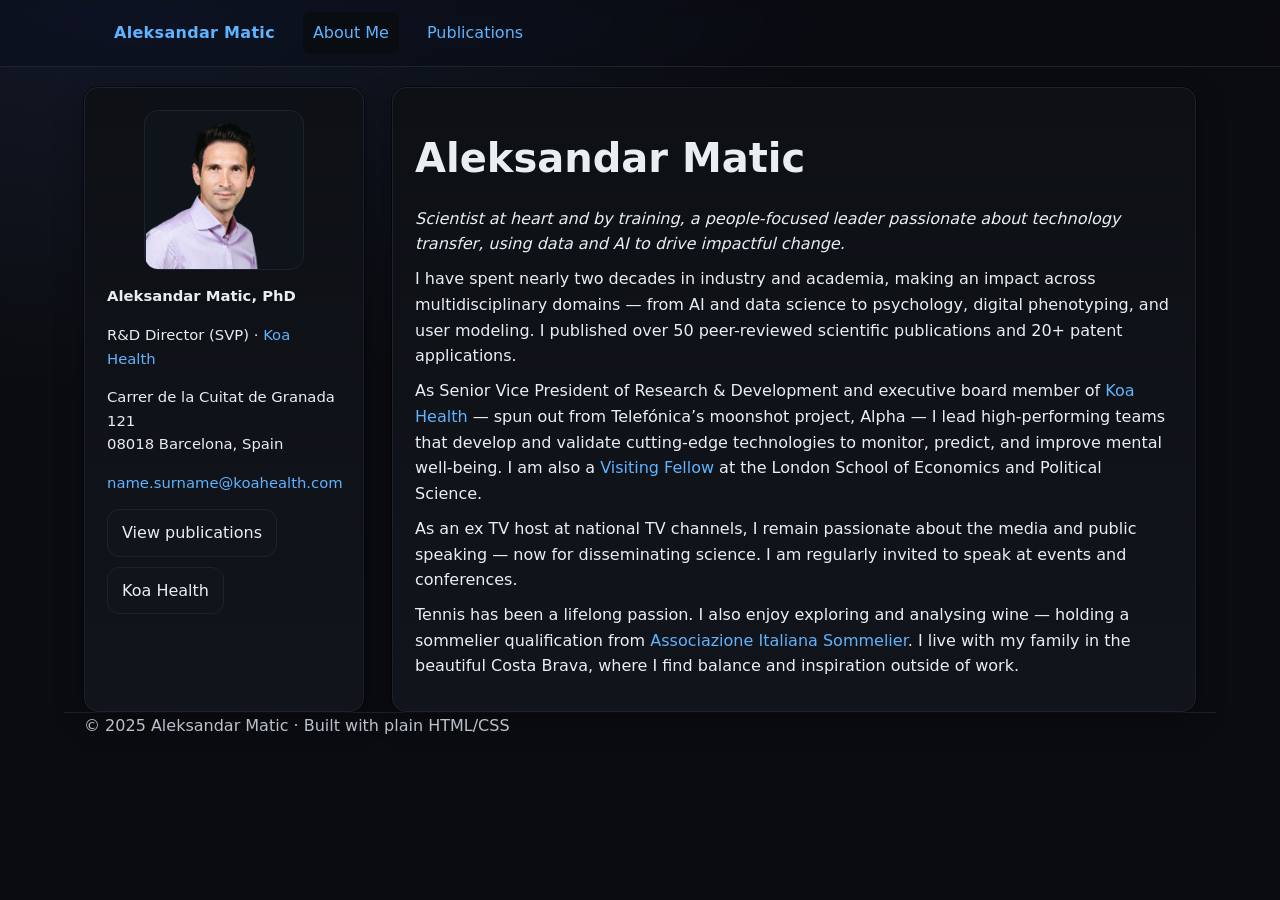
<file: index.html>
<!doctype html>
<html lang="en">
<head>
<meta charset="utf-8">
<meta name="viewport" content="width=device-width, initial-scale=1">
<title>About Me | Aleksandar Matic</title>
<meta name="description" content="Aleksandar Matic, PhD — R&D Director focused on technology transfer and applying data & AI for mental well-being.">
<link rel="stylesheet" href="/styles.css">
<link rel="icon" href="/favicon.ico">
<meta property="og:title" content="Aleksandar Matic — About">
<meta property="og:description" content="Scientist at heart; people-focused leader in AI for mental health.">
<meta property="og:type" content="website">
<meta property="og:url" content="https://www.matic.im/">
<script type="application/ld+json">
{
  "@context": "https://schema.org",
  "@type": "Person",
  "name": "Aleksandar Matic",
  "jobTitle": "R&D Director",
  "affiliation": {
    "@type": "Organization",
    "name": "Koa Health",
    "url": "https://www.koahealth.com"
  },
  "address": {
    "@type": "PostalAddress",
    "addressLocality": "Barcelona",
    "postalCode": "08018",
    "streetAddress": "Carrer de la Cuitat de Granada 121",
    "addressCountry": "ES"
  },
  "url": "https://www.matic.im/",
  "sameAs": [
    "https://www.koahealth.com"
  ],
  "email": "name.surname@koahealth.com"
}
</script>
</head>
<body>
<header>
  <div class="container">
    <nav>
      <a class="brand" href="/">Aleksandar Matic</a>
      <a href="/" aria-current="page">About Me</a>
      <a href="/publications.html">Publications</a>
    </nav>
  </div>
</header>
<main class="container">
  <div class="grid">
    <aside class="card">
      <img class="avatar" src="/assets/Profile.png" alt="Portrait of Aleksandar Matic">
      <div class="contact-block small">
        <p><strong>Aleksandar Matic, PhD</strong></p>
        <p>R&amp;D Director (SVP) · <a href="https://www.koahealth.com" rel="noopener">Koa Health</a></p>
        <p>Carrer de la Cuitat de Granada 121<br>08018 Barcelona, Spain</p>
        <p><a href="mailto:name.surname@koahealth.com">name.surname@koahealth.com</a></p>
      </div>
      
      <div class="cta">
        <a class="btn" href="/publications.html">View publications</a>
        <a class="btn" href="https://www.koahealth.com" rel="noopener">Koa Health</a>
      </div>
    </aside>
    <section class="card prose">
      <h1>Aleksandar Matic</h1>
      <p class="muted"><em>Scientist at heart and by training, a people-focused leader passionate about technology transfer, using data and AI to drive impactful change.</em></p>
      <p>I have spent nearly two decades in industry and academia, making an impact across multidisciplinary domains — from AI and data science to psychology, digital phenotyping, and user modeling. I published over 50 peer-reviewed scientific publications and 20+ patent applications.</p>
      <p>As Senior Vice President of Research &amp; Development and executive board member of <a href="https://www.koahealth.com" rel="noopener">Koa Health</a> — spun out from Telefónica’s moonshot project, Alpha — I lead high-performing teams that develop and validate cutting-edge technologies to monitor, predict, and improve mental well-being. I am also a <a href="https://www.lse.ac.uk/people/aleksandar-matic" rel="noopener">Visiting Fellow</a> at the London School of Economics and Political Science.</p>
      <p>As an ex TV host at national TV channels, I remain passionate about the media and public speaking — now for disseminating science. I am regularly invited to speak at events and conferences.</p>
      <p>Tennis has been a lifelong passion. I also enjoy exploring and analysing wine — holding a sommelier qualification from <a href="https://www.aisitalia.it" rel="noopener">Associazione Italiana Sommelier</a>. I live with my family in the beautiful Costa Brava, where I find balance and inspiration outside of work.</p>
    </section>
  </div>
</main>
<footer class="container">
  <div>© 2025 Aleksandar Matic · Built with plain HTML/CSS</div>
</footer>
</body>
</html>
</file>
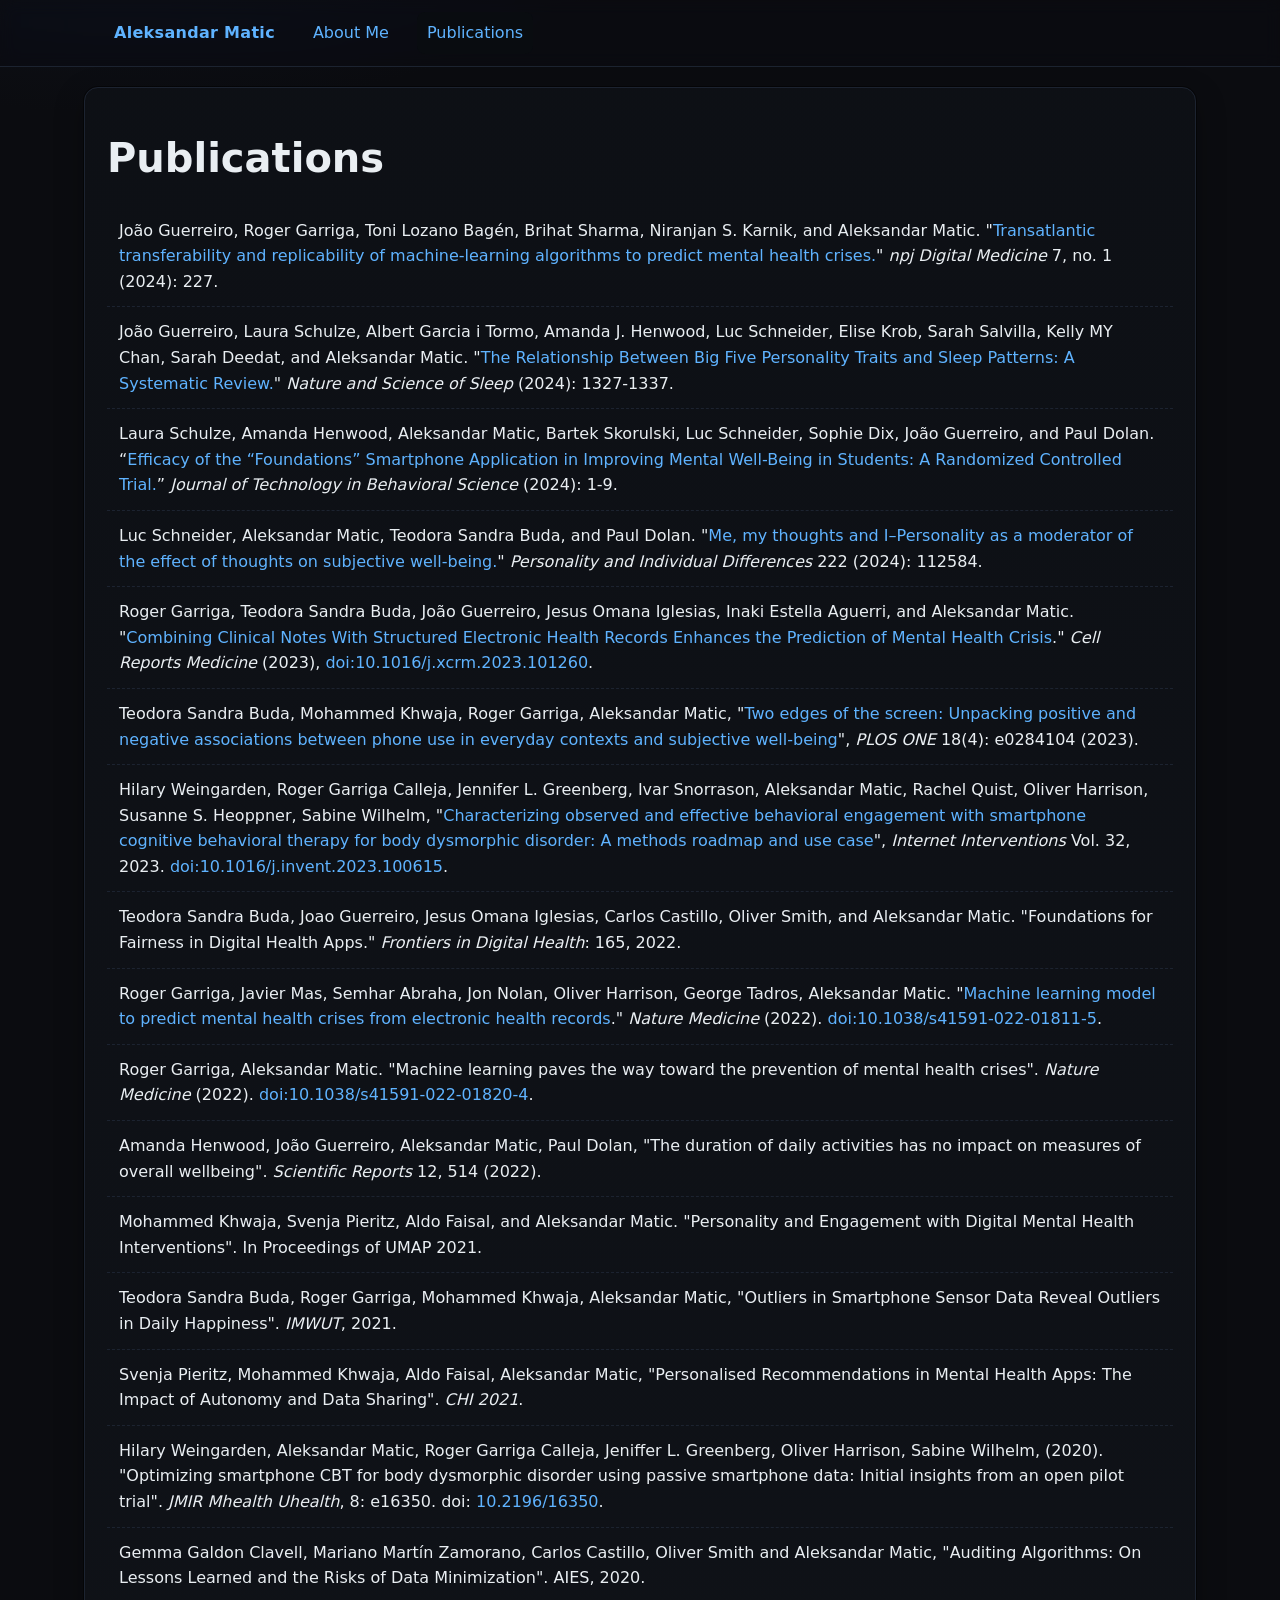
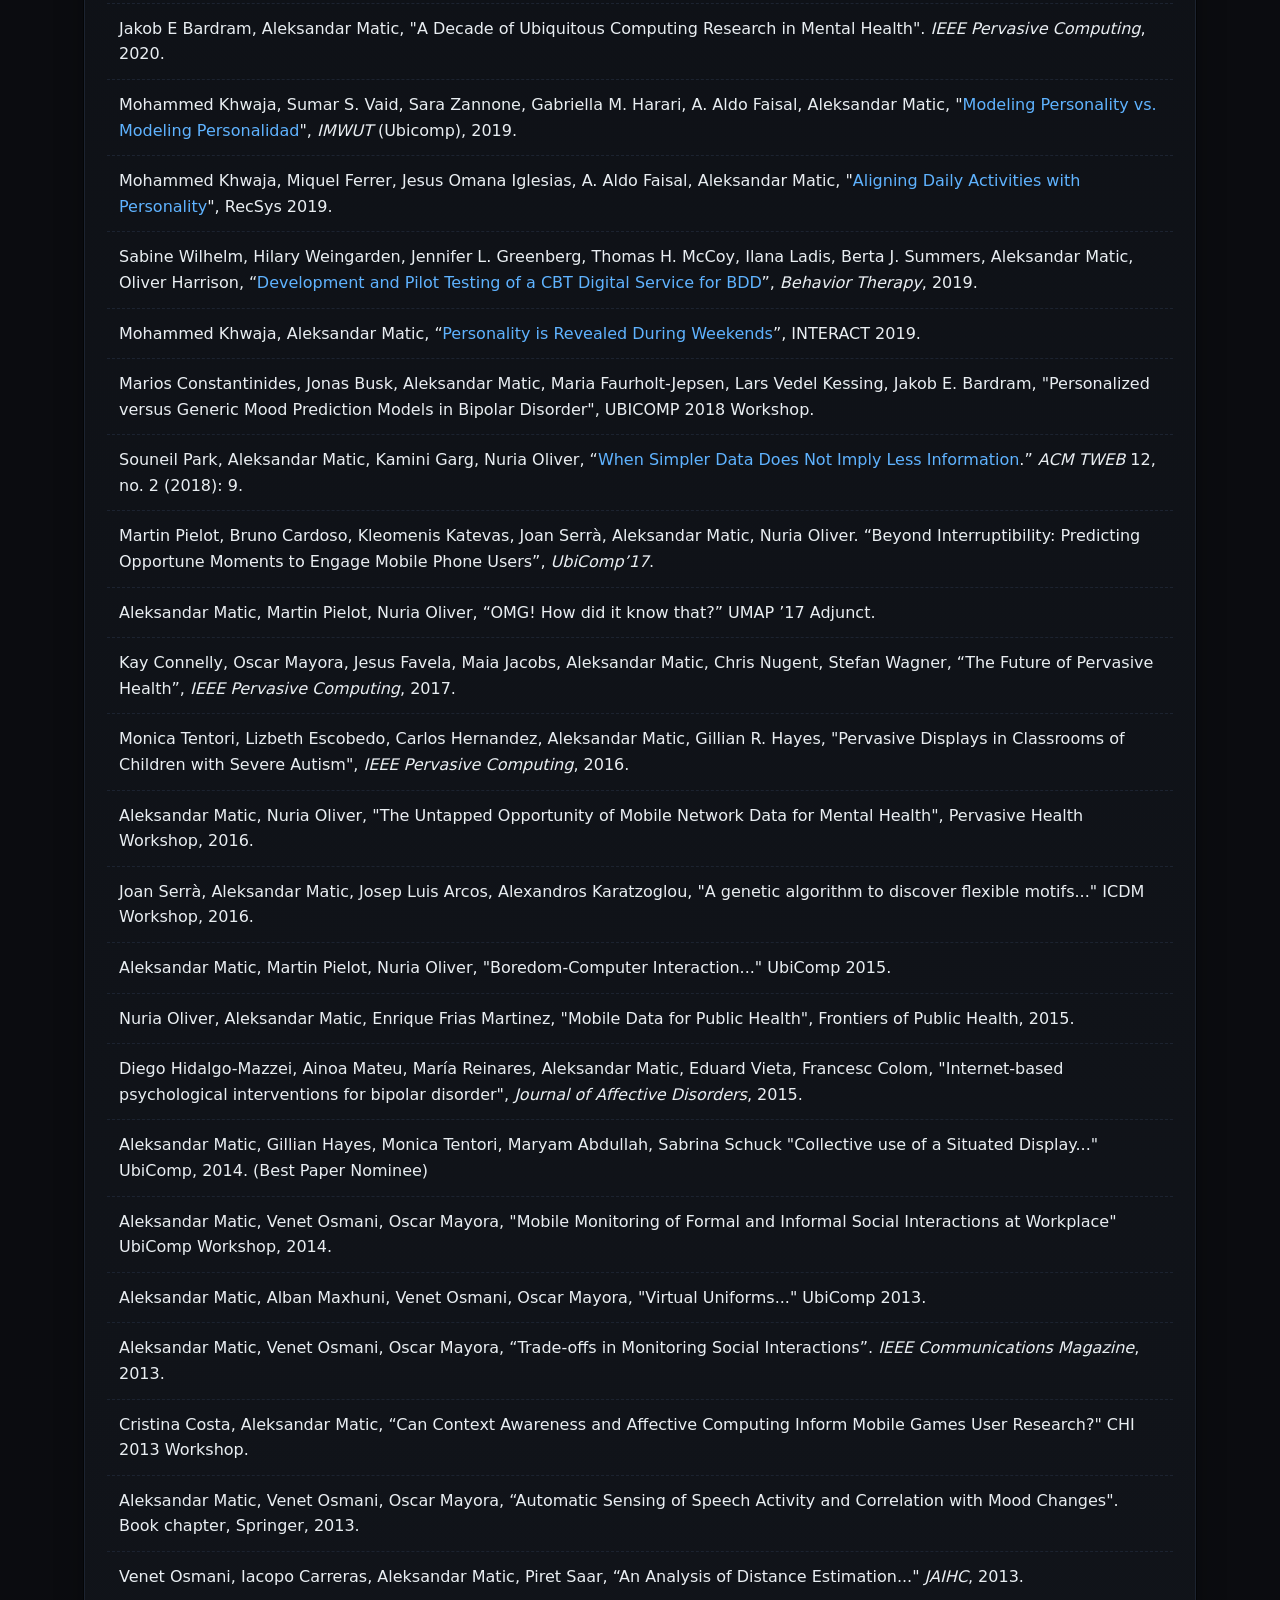
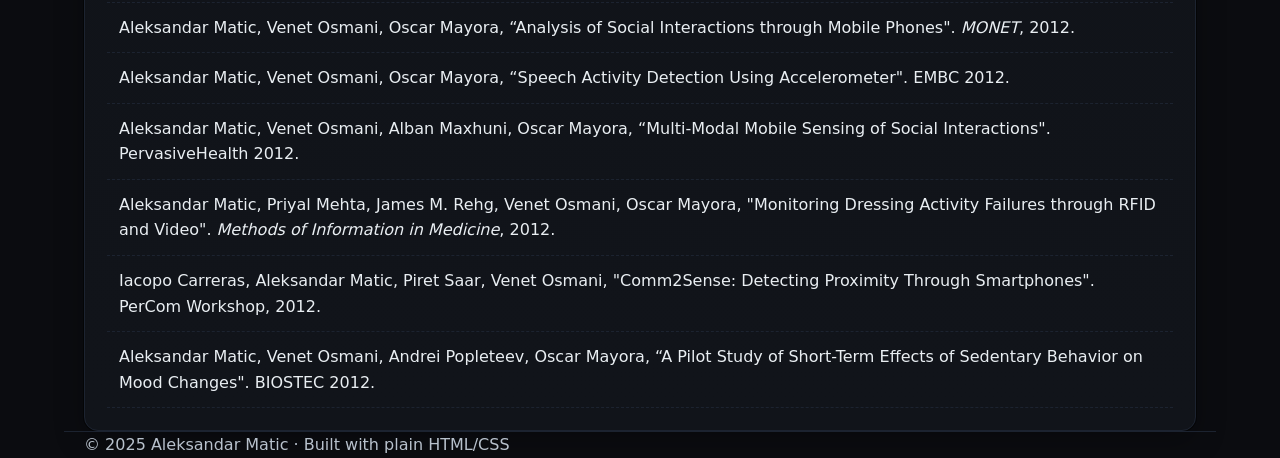
<file: publications.html>
<!doctype html>
<html lang="en">
<head>
<meta charset="utf-8">
<meta name="viewport" content="width=device-width, initial-scale=1">
<title>Publications | Aleksandar Matic</title>
<meta name="description" content="Selected publications by Aleksandar Matic.">
<link rel="stylesheet" href="/styles.css">
<link rel="icon" href="/favicon.ico">
</head>
<body>
<header>
  <div class="container">
    <nav>
      <a class="brand" href="/">Aleksandar Matic</a>
      <a href="/">About Me</a>
      <a href="/publications.html" aria-current="page">Publications</a>
    </nav>
  </div>
</header>
<main class="container">
  <section class="card">
    <h1>Publications</h1>

    <ol class="publist">
      <li>João Guerreiro, Roger Garriga, Toni Lozano Bagén, Brihat Sharma, Niranjan S. Karnik, and Aleksandar Matic. "<a href="https://www.nature.com">Transatlantic transferability and replicability of machine-learning algorithms to predict mental health crises.</a>" <em>npj Digital Medicine</em> 7, no. 1 (2024): 227.</li>
<li>João Guerreiro, Laura Schulze, Albert Garcia i Tormo, Amanda J. Henwood, Luc Schneider, Elise Krob, Sarah Salvilla, Kelly MY Chan, Sarah Deedat, and Aleksandar Matic. "<a href="https://www.tandfonline.com">The Relationship Between Big Five Personality Traits and Sleep Patterns: A Systematic Review.</a>" <em>Nature and Science of Sleep</em> (2024): 1327-1337.</li>
<li>Laura Schulze, Amanda Henwood, Aleksandar Matic, Bartek Skorulski, Luc Schneider, Sophie Dix, João Guerreiro, and Paul Dolan. “<a href="https://link.springer.com">Efficacy of the “Foundations” Smartphone Application in Improving Mental Well-Being in Students: A Randomized Controlled Trial.</a>” <em>Journal of Technology in Behavioral Science</em> (2024): 1-9.</li>
<li>Luc Schneider, Aleksandar Matic, Teodora Sandra Buda, and Paul Dolan. "<a href="https://www.sciencedirect.com">Me, my thoughts and I–Personality as a moderator of the effect of thoughts on subjective well-being.</a>" <em>Personality and Individual Differences</em> 222 (2024): 112584.</li>
<li>Roger Garriga, Teodora Sandra Buda, João Guerreiro, Jesus Omana Iglesias, Inaki Estella Aguerri, and Aleksandar Matic. "<a href="https://www.cell.com">Combining Clinical Notes With Structured Electronic Health Records Enhances the Prediction of Mental Health Crisis</a>." <em>Cell Reports Medicine</em> (2023), <a href="https://doi.org/10.1016/j.xcrm.2023.101260">doi:10.1016/j.xcrm.2023.101260</a>.</li>
<li>Teodora Sandra Buda, Mohammed Khwaja, Roger Garriga, Aleksandar Matic, "<a href="https://journals.plos.org">Two edges of the screen: Unpacking positive and negative associations between phone use in everyday contexts and subjective well-being</a>", <em>PLOS ONE</em> 18(4): e0284104 (2023).</li>
<li>Hilary Weingarden, Roger Garriga Calleja, Jennifer L. Greenberg, Ivar Snorrason, Aleksandar Matic, Rachel Quist, Oliver Harrison, Susanne S. Heoppner, Sabine Wilhelm, "<a href="https://www.sciencedirect.com">Characterizing observed and effective behavioral engagement with smartphone cognitive behavioral therapy for body dysmorphic disorder: A methods roadmap and use case</a>", <em>Internet Interventions</em> Vol. 32, 2023. <a href="https://doi.org/10.1016/j.invent.2023.100615">doi:10.1016/j.invent.2023.100615</a>.</li>
<li>Teodora Sandra Buda, Joao Guerreiro, Jesus Omana Iglesias, Carlos Castillo, Oliver Smith, and Aleksandar Matic. "Foundations for Fairness in Digital Health Apps." <em>Frontiers in Digital Health</em>: 165, 2022.</li>
<li>Roger Garriga, Javier Mas, Semhar Abraha, Jon Nolan, Oliver Harrison, George Tadros, Aleksandar Matic. "<a href="https://www.nature.com">Machine learning model to predict mental health crises from electronic health records</a>." <em>Nature Medicine</em> (2022). <a href="https://doi.org/10.1038/s41591-022-01811-5">doi:10.1038/s41591-022-01811-5</a>.</li>
<li>Roger Garriga, Aleksandar Matic. "Machine learning paves the way toward the prevention of mental health crises". <em>Nature Medicine</em> (2022). <a href="https://doi.org/10.1038/s41591-022-01820-4">doi:10.1038/s41591-022-01820-4</a>.</li>
<li>Amanda Henwood, João Guerreiro, Aleksandar Matic, Paul Dolan, "The duration of daily activities has no impact on measures of overall wellbeing". <em>Scientific Reports</em> 12, 514 (2022).</li>
<li>Mohammed Khwaja, Svenja Pieritz, Aldo Faisal, and Aleksandar Matic. "Personality and Engagement with Digital Mental Health Interventions". In Proceedings of UMAP 2021.</li>
<li>Teodora Sandra Buda, Roger Garriga, Mohammed Khwaja, Aleksandar Matic, "Outliers in Smartphone Sensor Data Reveal Outliers in Daily Happiness". <em>IMWUT</em>, 2021.</li>
<li>Svenja Pieritz, Mohammed Khwaja, Aldo Faisal, Aleksandar Matic, "Personalised Recommendations in Mental Health Apps: The Impact of Autonomy and Data Sharing". <em>CHI 2021</em>.</li>
<li>Hilary Weingarden, Aleksandar Matic, Roger Garriga Calleja, Jeniffer L. Greenberg, Oliver Harrison, Sabine Wilhelm, (2020). "Optimizing smartphone CBT for body dysmorphic disorder using passive smartphone data: Initial insights from an open pilot trial". <em>JMIR Mhealth Uhealth</em>, 8: e16350. doi: <a href="https://doi.org/10.2196/16350">10.2196/16350</a>.</li>
<li>Gemma Galdon Clavell, Mariano Martín Zamorano, Carlos Castillo, Oliver Smith and Aleksandar Matic, "Auditing Algorithms: On Lessons Learned and the Risks of Data Minimization". AIES, 2020.</li>
<li>Jakob E Bardram, Aleksandar Matic, "A Decade of Ubiquitous Computing Research in Mental Health". <em>IEEE Pervasive Computing</em>, 2020.</li>
<li>Mohammed Khwaja, Sumar S. Vaid, Sara Zannone, Gabriella M. Harari, A. Aldo Faisal, Aleksandar Matic, "<a href="https://dl.acm.org">Modeling Personality vs. Modeling Personalidad</a>", <em>IMWUT</em> (Ubicomp), 2019.</li>
<li>Mohammed Khwaja, Miquel Ferrer, Jesus Omana Iglesias, A. Aldo Faisal, Aleksandar Matic, "<a href="https://arxiv.org">Aligning Daily Activities with Personality</a>", RecSys 2019.</li>
<li>Sabine Wilhelm, Hilary Weingarden, Jennifer L. Greenberg, Thomas H. McCoy, Ilana Ladis, Berta J. Summers, Aleksandar Matic, Oliver Harrison, “<a href="https://www.sciencedirect.com">Development and Pilot Testing of a CBT Digital Service for BDD</a>”, <em>Behavior Therapy</em>, 2019.</li>
<li>Mohammed Khwaja, Aleksandar Matic, “<a href="https://arxiv.org">Personality is Revealed During Weekends</a>”, INTERACT 2019.</li>
<li>Marios Constantinides, Jonas Busk, Aleksandar Matic, Maria Faurholt-Jepsen, Lars Vedel Kessing, Jakob E. Bardram, "Personalized versus Generic Mood Prediction Models in Bipolar Disorder", UBICOMP 2018 Workshop.</li>
<li>Souneil Park, Aleksandar Matic, Kamini Garg, Nuria Oliver, “<a href="https://arxiv.org">When Simpler Data Does Not Imply Less Information</a>.” <em>ACM TWEB</em> 12, no. 2 (2018): 9.</li>
<li>Martin Pielot, Bruno Cardoso, Kleomenis Katevas, Joan Serrà, Aleksandar Matic, Nuria Oliver. “Beyond Interruptibility: Predicting Opportune Moments to Engage Mobile Phone Users”, <em>UbiComp’17</em>.</li>
<li>Aleksandar Matic, Martin Pielot, Nuria Oliver, “OMG! How did it know that?” UMAP ’17 Adjunct.</li>
<li>Kay Connelly, Oscar Mayora, Jesus Favela, Maia Jacobs, Aleksandar Matic, Chris Nugent, Stefan Wagner, “The Future of Pervasive Health”, <em>IEEE Pervasive Computing</em>, 2017.</li>
<li>Monica Tentori, Lizbeth Escobedo, Carlos Hernandez, Aleksandar Matic, Gillian R. Hayes, "Pervasive Displays in Classrooms of Children with Severe Autism", <em>IEEE Pervasive Computing</em>, 2016.</li>
<li>Aleksandar Matic, Nuria Oliver, "The Untapped Opportunity of Mobile Network Data for Mental Health", Pervasive Health Workshop, 2016.</li>
<li>Joan Serrà, Aleksandar Matic, Josep Luis Arcos, Alexandros Karatzoglou, "A genetic algorithm to discover flexible motifs..." ICDM Workshop, 2016.</li>
<li>Aleksandar Matic, Martin Pielot, Nuria Oliver, "Boredom-Computer Interaction..." UbiComp 2015.</li>
<li>Nuria Oliver, Aleksandar Matic, Enrique Frias Martinez, "Mobile Data for Public Health", Frontiers of Public Health, 2015.</li>
<li>Diego Hidalgo-Mazzei, Ainoa Mateu, María Reinares, Aleksandar Matic, Eduard Vieta, Francesc Colom, "Internet-based psychological interventions for bipolar disorder", <em>Journal of Affective Disorders</em>, 2015.</li>
<li>Aleksandar Matic, Gillian Hayes, Monica Tentori, Maryam Abdullah, Sabrina Schuck "Collective use of a Situated Display..." UbiComp, 2014. (Best Paper Nominee)</li>
<li>Aleksandar Matic, Venet Osmani, Oscar Mayora, "Mobile Monitoring of Formal and Informal Social Interactions at Workplace" UbiComp Workshop, 2014.</li>
<li>Aleksandar Matic, Alban Maxhuni, Venet Osmani, Oscar Mayora, "Virtual Uniforms..." UbiComp 2013.</li>
<li>Aleksandar Matic, Venet Osmani, Oscar Mayora, “Trade-offs in Monitoring Social Interactions”. <em>IEEE Communications Magazine</em>, 2013.</li>
<li>Cristina Costa, Aleksandar Matic, “Can Context Awareness and Affective Computing Inform Mobile Games User Research?" CHI 2013 Workshop.</li>
<li>Aleksandar Matic, Venet Osmani, Oscar Mayora, “Automatic Sensing of Speech Activity and Correlation with Mood Changes". Book chapter, Springer, 2013.</li>
<li>Venet Osmani, Iacopo Carreras, Aleksandar Matic, Piret Saar, “An Analysis of Distance Estimation..." <em>JAIHC</em>, 2013.</li>
<li>Aleksandar Matic, Venet Osmani, Oscar Mayora, “Analysis of Social Interactions through Mobile Phones". <em>MONET</em>, 2012.</li>
<li>Aleksandar Matic, Venet Osmani, Oscar Mayora, “Speech Activity Detection Using Accelerometer". EMBC 2012.</li>
<li>Aleksandar Matic, Venet Osmani, Alban Maxhuni, Oscar Mayora, “Multi-Modal Mobile Sensing of Social Interactions". PervasiveHealth 2012.</li>
<li>Aleksandar Matic, Priyal Mehta, James M. Rehg, Venet Osmani, Oscar Mayora, "Monitoring Dressing Activity Failures through RFID and Video". <em>Methods of Information in Medicine</em>, 2012.</li>
<li>Iacopo Carreras, Aleksandar Matic, Piret Saar, Venet Osmani, "Comm2Sense: Detecting Proximity Through Smartphones". PerCom Workshop, 2012.</li>
<li>Aleksandar Matic, Venet Osmani, Andrei Popleteev, Oscar Mayora, “A Pilot Study of Short-Term Effects of Sedentary Behavior on Mood Changes". BIOSTEC 2012.</li>
    </ol>
  </section>
</main>
<footer class="container">
  <div>© 2025 Aleksandar Matic · Built with plain HTML/CSS</div>
</footer>
</body>
</html>
</file>
<file: styles.css>
:root {
  --maxw: 72rem;
  --pad: clamp(14px, 1.8vw, 20px);
  --radius: 14px;
  --bg: #0b0c10;
  --fg: #e9eef2;
  --muted: #b8c1cc;
  --link: #5fb3ff;
  --card: #11141a;
  --border: #1c2330;
}

* {
  box-sizing: border-box;
}

html {
  color-scheme: dark;
  scroll-behavior: smooth;
}

body {
  margin: 0;
  font: 16px/1.6 system-ui, -apple-system, Segoe UI, Roboto, Helvetica, Arial,
    Apple Color Emoji, Segoe UI Emoji;
  background: radial-gradient(1200px 800px at 10% -10%, #121826 10%, transparent 60%)
      no-repeat,
    var(--bg);
  color: var(--fg);
}

a {
  color: var(--link);
  text-decoration: none;
}

a:hover {
  text-decoration: underline;
}

.container {
  max-width: var(--maxw);
  margin: 0 auto;
  padding: 0 var(--pad);
}

header {
  position: sticky;
  top: 0;
  backdrop-filter: saturate(160%) blur(8px);
  background: color-mix(in oklab, var(--bg), transparent 60%);
  border-bottom: 1px solid var(--border);
}

nav {
  display: flex;
  align-items: center;
  gap: 18px;
  padding: 12px var(--pad);
}

nav .brand {
  font-weight: 700;
  letter-spacing: 0.3px;
}

nav a {
  padding: 8px 10px;
  border-radius: 8px;
}

nav a[aria-current="page"] {
  background: color-mix(in oklab, var(--card), #000 20%);
}

main {
  padding-block: clamp(20px, 6vw, 60px);
}

.grid {
  display: grid;
  grid-template-columns: 1fr;
  gap: clamp(16px, 3vw, 28px);
}

@media (min-width: 860px) {
  .grid {
    grid-template-columns: 280px 1fr;
  }
}

.card {
  background: linear-gradient(
    180deg,
    color-mix(in oklab, var(--card), #000 10%),
    color-mix(in oklab, var(--card), #000 0%)
  );
  border: 1px solid var(--border);
  border-radius: var(--radius);
  padding: clamp(14px, 2vw, 22px);
  box-shadow: 0 0 0 1px color-mix(in oklab, #000, transparent 50%),
    0 10px 30px rgba(0, 0, 0, 0.28);
}

h1,
h2,
h3 {
  line-height: 1.2;
  margin: 0.6em 0;
}

h1 {
  font-size: clamp(26px, 4.2vw, 40px);
}

h2 {
  font-size: clamp(20px, 3vw, 26px);
}

h3 {
  font-size: clamp(18px, 2.6vw, 22px);
}

.prose p {
  margin: 0.6em 0;
  color: var(--fg);
}

.muted {
  color: var(--muted);
}

/* --- Avatar fix --- */
.avatar {
  width: 160px;
  aspect-ratio: 1 / 1;
  border-radius: 14px;
  display: block;
  object-fit: cover;
  border: 1px solid var(--border);
  background: #0f131a;

  /* centers inside its card */
  margin-left: auto;
  margin-right: auto;
  margin-bottom: 14px;
}


/* --- Details fix --- */
.kv {
  display: grid;
  grid-template-columns: 1fr;
  gap: 8px;
  align-items: start;
}

.kv dt {
  color: var(--muted);
}

.kv dd {
  margin: 0;
  overflow-wrap: anywhere;
  word-break: break-word;
}

@media (min-width: 860px) {
  .kv {
    grid-template-columns: 120px 1fr;
  }
}

.cta {
  display: flex;
  gap: 10px;
  flex-wrap: wrap;
  margin-top: 10px;
}

.btn {
  border: 1px solid var(--border);
  padding: 10px 14px;
  border-radius: 12px;
  background: var(--card);
  color: var(--fg);
  text-decoration: none;
}

.btn:hover {
  border-color: color-mix(in oklab, var(--link), var(--border) 70%);
}

.publist {
  list-style: none;
  padding: 0;
  margin: 0;
}

.publist li {
  padding: 12px;
  border-bottom: 1px dashed var(--border);
}

.publist li a {
  word-break: break-word;
}

footer {
  padding: 40px var(--pad);
  border-top: 1px solid var(--border);
  color: var(--muted);
}

.small {
  font-size: 0.925rem;
}

@media (max-width: 859px) {
  aside.card {
    text-align: center;
  }
  .kv {
    text-align: left; /* keep labels tidy */
    margin: 0 auto;
    max-width: 90%;
  }
}
/* Give some breathing room below the nav bar */
header {
  margin-bottom: 20px;
}
</file>
